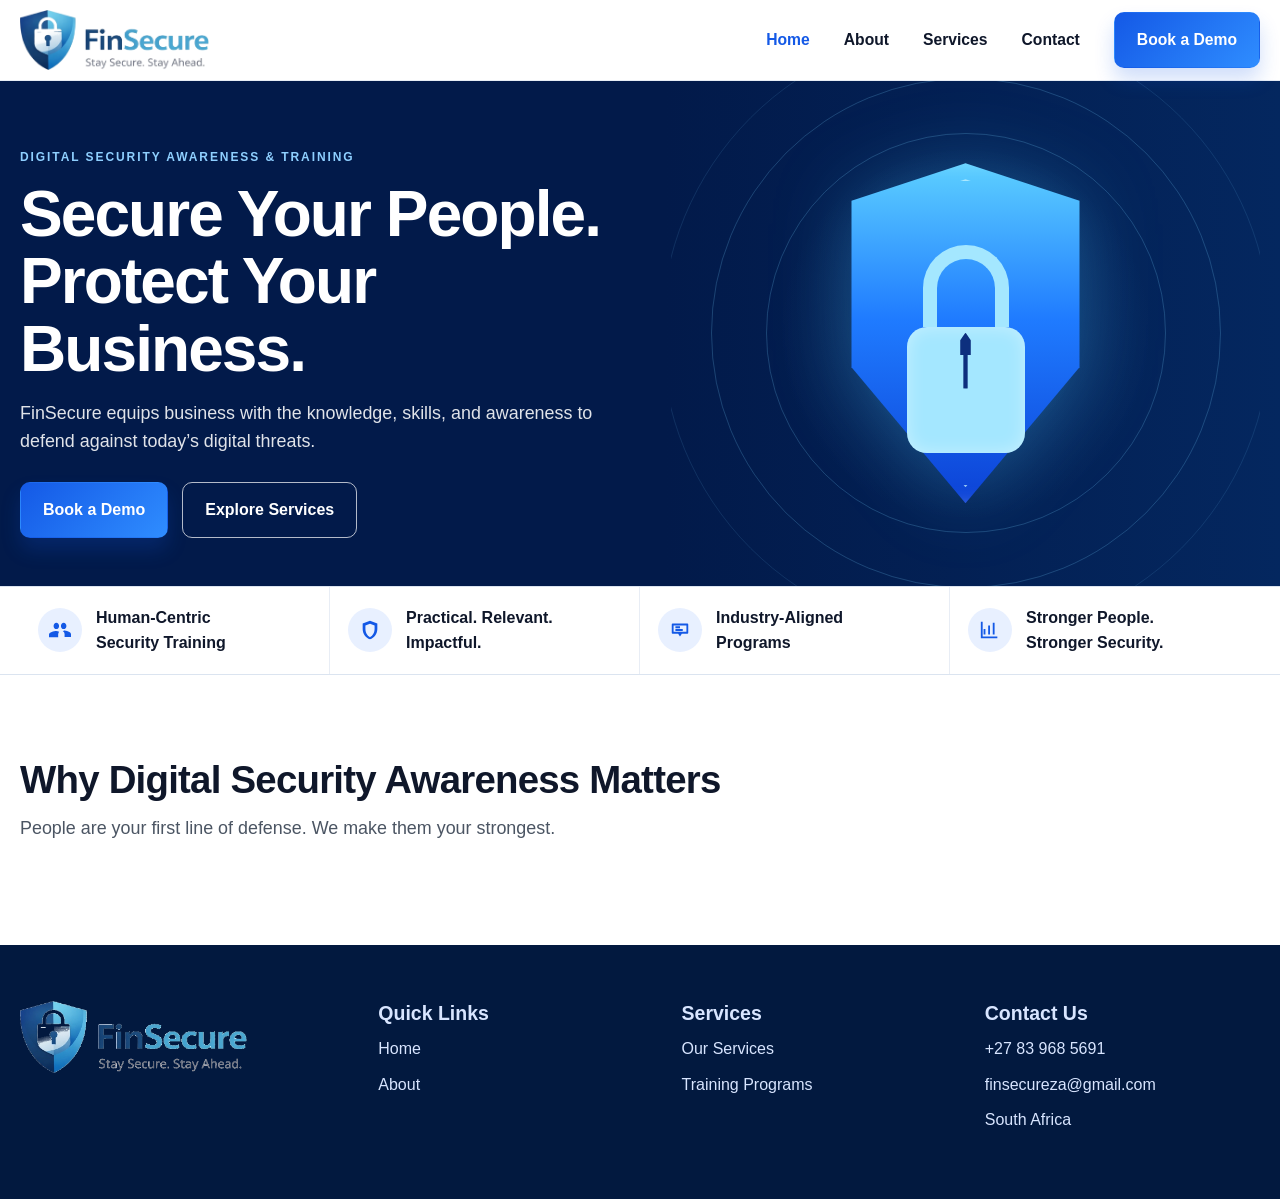
<file: index.html>
<!DOCTYPE html>
<html lang="en">
<head>
  <meta charset="UTF-8">
  <meta name="viewport" content="width=device-width, initial-scale=1.0">
  <title>FinSecure | Home</title>
  <link rel="stylesheet" href="styles.css">
</head>
<body>

<div class="topbar">
  <div class="container nav">
    <a class="brand-lockup" href="index.html">
      <img src="assets/finsecure-logo-transparent.png" alt="FinSecure logo">
    </a>
    <nav class="nav-links">
      <a href="index.html" class="active">Home</a>
      <a href="about.html" class="">About</a>
      <a href="services.html" class="">Services</a>
      <a href="contact.html" class="">Contact</a>
      <a href="contact.html" class="btn btn-primary">Book a Demo</a>
    </nav>
  </div>
</div>

<section class="hero">
  <div class="container hero-grid">
    <div class="hero-copy">
      <span class="eyebrow" style="color:#8ecfff">Digital Security Awareness &amp; Training</span>
      <h1>Secure Your People.<br>Protect Your Business.</h1>
      <p class="lead">FinSecure equips business with the knowledge, skills, and awareness to defend against today’s digital threats.</p>
      <div class="hero-actions">
        <a href="contact.html" class="btn btn-primary">Book a Demo</a>
        <a href="services.html" class="btn btn-outline">Explore Services</a>
      </div>
    </div>
    <div class="hero-visual" aria-hidden="true">
      <div class="ring"></div><div class="ring2"></div><div class="ring3"></div>
      <div class="shield-wrap">
        <div class="shield"></div>
        <div class="lock-arch"></div>
        <div class="lock-body"></div>
        <div class="keyhole"></div>
      </div>
    </div>
  </div>
</section>

<section class="feature-strip">
  <div class="container feature-grid">
    <div class="feature-item"><span class="icon-badge"><svg viewBox='0 0 24 24' aria-hidden='true'><path fill='currentColor' d='M16 11c1.66 0 3-1.57 3-3.5S17.66 4 16 4s-3 1.57-3 3.5 1.34 3.5 3 3.5Zm-8 0c1.66 0 3-1.57 3-3.5S9.66 4 8 4 5 5.57 5 7.5 6.34 11 8 11Zm0 2c-2.67 0-8 1.34-8 4v3h10v-3c0-1.1.41-2.12 1.09-3C10.03 13.39 8.76 13 8 13Zm8 0c-.29 0-.62.02-.97.05 1.16.84 1.97 1.95 1.97 3.45v3H24v-3c0-2.66-5.33-4-8-4Z'/></svg></span><div>Human-Centric<br>Security Training</div></div>
    <div class="feature-item"><span class="icon-badge"><svg viewBox='0 0 24 24' aria-hidden='true'><path fill='currentColor' d='M12 2 4 5v6c0 5.25 3.4 10.17 8 11 4.6-.83 8-5.75 8-11V5l-8-3Zm0 3.18 5 1.88V11c0 3.98-2.33 7.79-5 8.82-2.67-1.03-5-4.84-5-8.82V7.06l5-1.88Z'/></svg></span><div>Practical. Relevant.<br>Impactful.</div></div>
    <div class="feature-item"><span class="icon-badge"><svg viewBox='0 0 24 24' aria-hidden='true'><path fill='currentColor' d='M4 5h16a1 1 0 0 1 1 1v9a1 1 0 0 1-1 1h-6l-2 3-2-3H4a1 1 0 0 1-1-1V6a1 1 0 0 1 1-1Zm1 2v7h14V7H5Zm2 1h5v2H7V8Zm0 3h8v2H7v-2Z'/></svg></span><div>Industry-Aligned<br>Programs</div></div>
    <div class="feature-item"><span class="icon-badge"><svg viewBox='0 0 24 24' aria-hidden='true'><path fill='currentColor' d='M4 19h16v2H2V3h2v16Zm3-2H5v-6h2v6Zm5 0H10V7h2v10Zm5 0h-2V4h2v13Z'/></svg></span><div>Stronger People.<br>Stronger Security.</div></div>
  </div>
</section>

<section class="section">
  <div class="container">
    <h2>Why Digital Security Awareness Matters</h2>
    <p class="lead">People are your first line of defense. We make them your strongest.</p>
  </div>
</section>

<footer class="footer section-tight">
  <div class="container footer-grid">
    <div>
      <a class="brand-lockup" href="index.html">
        <img src="assets/finsecure-logo-transparent.png" alt="FinSecure logo">
      </a>
    </div>
    <div>
      <h3>Quick Links</h3>
      <ul class="footer-links">
        <li><a href="index.html">Home</a></li>
        <li><a href="about.html">About</a></li>
      </ul>
    </div>
    <div>
      <h3>Services</h3>
      <ul class="footer-links">
        <li><a href="services.html">Our Services</a></li>
        <li><a href="services.html#solutions">Training Programs</a></li>
      </ul>
    </div>
    <div>
      <h3>Contact Us</h3>
      <ul class="footer-links">
        <li>+27 83 968 5691</li>
        <li>finsecureza@gmail.com</li>
        <li>South Africa</li>
      </ul>
    </div>
  </div>
</footer>

</body>
</html>
</file>
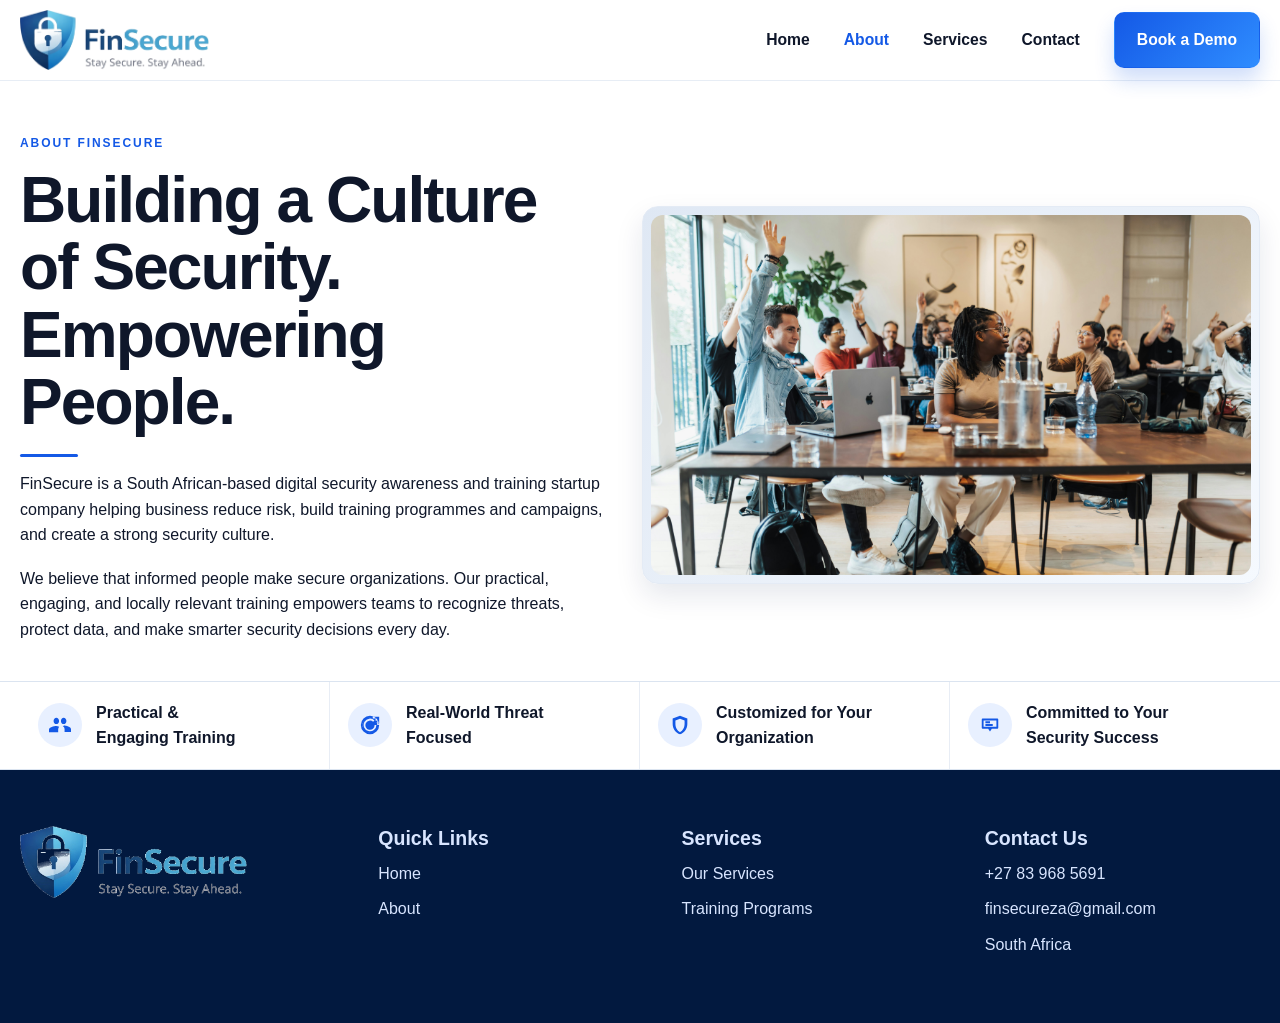
<file: about.html>
<!DOCTYPE html>
<html lang="en">
<head>
  <meta charset="UTF-8">
  <meta name="viewport" content="width=device-width, initial-scale=1.0">
  <title>FinSecure | About</title>
  <link rel="stylesheet" href="styles.css">
</head>
<body>

<div class="topbar">
  <div class="container nav">
    <a class="brand-lockup" href="index.html">
      <img src="assets/finsecure-logo-transparent.png" alt="FinSecure logo">
    </a>
    <nav class="nav-links">
      <a href="index.html" class="">Home</a>
      <a href="about.html" class="active">About</a>
      <a href="services.html" class="">Services</a>
      <a href="contact.html" class="">Contact</a>
      <a href="contact.html" class="btn btn-primary">Book a Demo</a>
    </nav>
  </div>
</div>

<section class="page-hero">
  <div class="container about-grid">
    <div>
      <span class="eyebrow">About FinSecure</span>
      <h1>Building a Culture of Security. Empowering People.</h1>
      <div class="divider-line"></div>
      <p>FinSecure is a South African-based digital security awareness and training startup company helping business reduce risk, build training programmes and campaigns, and create a strong security culture.</p>
      <p>We believe that informed people make secure organizations. Our practical, engaging, and locally relevant training empowers teams to recognize threats, protect data, and make smarter security decisions every day.</p>
    </div>
    <div class="about-photo-card">
      <img src="assets/about-team2.jpg" alt="Diverse professionals collaborating in a digital security awareness training session">
    </div>
  </div>
</section>

<section class="feature-strip">
  <div class="container feature-grid">
    <div class="feature-item"><span class="icon-badge"><svg viewBox='0 0 24 24' aria-hidden='true'><path fill='currentColor' d='M16 11c1.66 0 3-1.57 3-3.5S17.66 4 16 4s-3 1.57-3 3.5 1.34 3.5 3 3.5Zm-8 0c1.66 0 3-1.57 3-3.5S9.66 4 8 4 5 5.57 5 7.5 6.34 11 8 11Zm0 2c-2.67 0-8 1.34-8 4v3h10v-3c0-1.1.41-2.12 1.09-3C10.03 13.39 8.76 13 8 13Zm8 0c-.29 0-.62.02-.97.05 1.16.84 1.97 1.95 1.97 3.45v3H24v-3c0-2.66-5.33-4-8-4Z'/></svg></span><div>Practical &amp;<br>Engaging Training</div></div>
    <div class="feature-item"><span class="icon-badge"><svg viewBox='0 0 24 24' aria-hidden='true'><path fill='currentColor' d='M12 2a10 10 0 1 0 10 10h-2a8 8 0 1 1-2.34-5.66l-2.24 2.24A5 5 0 1 0 17 12h2a6.96 6.96 0 1 1-2.04-4.96L19 5h-4V3h7v7h-2V6.41l-1.62 1.62A9.96 9.96 0 0 1 22 12h-2a8 8 0 1 0-8 8v2A10 10 0 0 0 12 2Z'/></svg></span><div>Real-World Threat<br>Focused</div></div>
    <div class="feature-item"><span class="icon-badge"><svg viewBox='0 0 24 24' aria-hidden='true'><path fill='currentColor' d='M12 2 4 5v6c0 5.25 3.4 10.17 8 11 4.6-.83 8-5.75 8-11V5l-8-3Zm0 3.18 5 1.88V11c0 3.98-2.33 7.79-5 8.82-2.67-1.03-5-4.84-5-8.82V7.06l5-1.88Z'/></svg></span><div>Customized for Your<br>Organization</div></div>
    <div class="feature-item"><span class="icon-badge"><svg viewBox='0 0 24 24' aria-hidden='true'><path fill='currentColor' d='M4 5h16a1 1 0 0 1 1 1v9a1 1 0 0 1-1 1h-6l-2 3-2-3H4a1 1 0 0 1-1-1V6a1 1 0 0 1 1-1Zm1 2v7h14V7H5Zm2 1h5v2H7V8Zm0 3h8v2H7v-2Z'/></svg></span><div>Committed to Your<br>Security Success</div></div>
  </div>
</section>

<footer class="footer section-tight">
  <div class="container footer-grid">
    <div>
      <a class="brand-lockup" href="index.html">
        <img src="assets/finsecure-logo-transparent.png" alt="FinSecure logo">
      </a>
    </div>
    <div>
      <h3>Quick Links</h3>
      <ul class="footer-links">
        <li><a href="index.html">Home</a></li>
        <li><a href="about.html">About</a></li>
      </ul>
    </div>
    <div>
      <h3>Services</h3>
      <ul class="footer-links">
        <li><a href="services.html">Our Services</a></li>
        <li><a href="services.html#solutions">Training Programs</a></li>
      </ul>
    </div>
    <div>
      <h3>Contact Us</h3>
      <ul class="footer-links">
        <li>+27 83 968 5691</li>
        <li>finsecureza@gmail.com</li>
        <li>South Africa</li>
      </ul>
    </div>
  </div>
</footer>

</body>
</html>
</file>
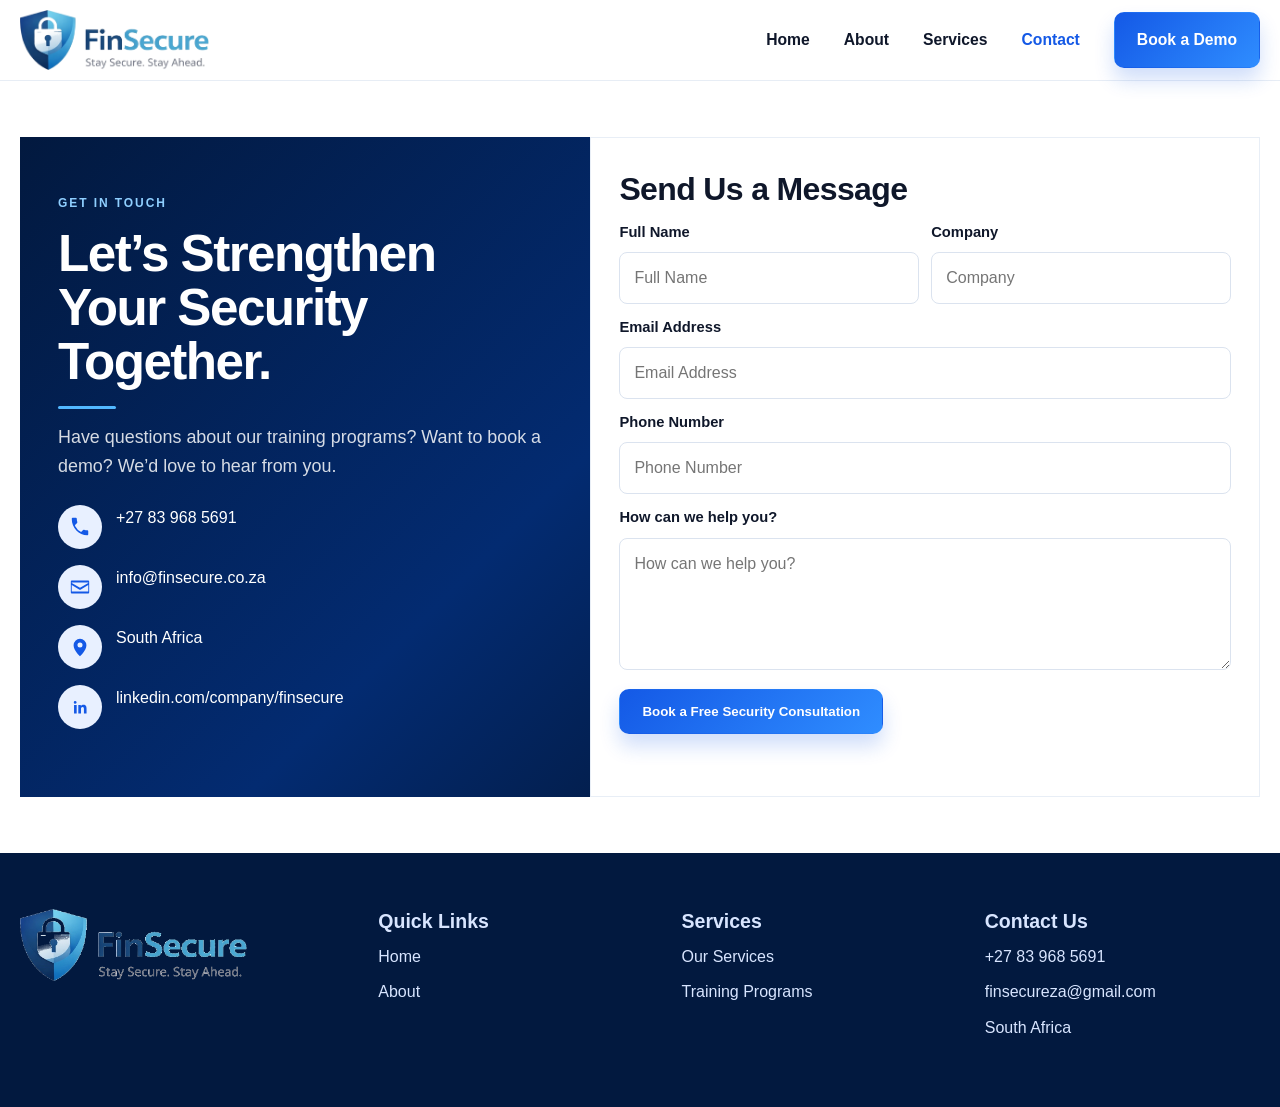
<file: contact.html>
<!DOCTYPE html>
<html lang="en">
<head>
  <meta charset="UTF-8">
  <meta name="viewport" content="width=device-width, initial-scale=1.0">
  <title>FinSecure | Contact</title>
  <link rel="stylesheet" href="styles.css">
</head>
<body>

<div class="topbar">
  <div class="container nav">
    <a class="brand-lockup" href="index.html">
      <img src="assets/finsecure-logo-transparent.png" alt="FinSecure logo">
    </a>
    <nav class="nav-links">
      <a href="index.html" class="">Home</a>
      <a href="about.html" class="">About</a>
      <a href="services.html" class="">Services</a>
      <a href="contact.html" class="active">Contact</a>
      <a href="contact.html" class="btn btn-primary">Book a Demo</a>
    </nav>
  </div>
</div>

<section class="section-tight">
  <div class="container contact-wrap">
    <div class="contact-panel">
      <span class="eyebrow" style="color:#8fcfff">Get In Touch</span>
      <h1 style="font-size:clamp(2rem,4vw,3.5rem)">Let’s Strengthen Your Security Together.</h1>
      <div class="divider-line" style="background:#52b8ff"></div>
      <p class="lead">Have questions about our training programs? Want to book a demo? We’d love to hear from you.</p>
      <ul class="contact-list">
        <li><span class="icon-badge"><svg viewBox='0 0 24 24' aria-hidden='true'><path fill='currentColor' d='M6.62 10.79a15.05 15.05 0 0 0 6.59 6.59l2.2-2.2a1 1 0 0 1 1-.24c1.12.37 2.33.56 3.59.56a1 1 0 0 1 1 1V20a1 1 0 0 1-1 1C10.85 21 3 13.15 3 3a1 1 0 0 1 1-1h3.5a1 1 0 0 1 1 1c0 1.26.19 2.47.56 3.59a1 1 0 0 1-.25 1l-2.19 2.2Z'/></svg></span><div>+27 83 968 5691</div></li>
        <li><span class="icon-badge"><svg viewBox='0 0 24 24' aria-hidden='true'><path fill='currentColor' d='M3 5h18a1 1 0 0 1 1 1v12a1 1 0 0 1-1 1H3a1 1 0 0 1-1-1V6a1 1 0 0 1 1-1Zm0 2v.51l9 5.4 9-5.4V7H3Zm18 10V9.81l-8.48 5.09a1 1 0 0 1-1.04 0L3 9.81V17h18Z'/></svg></span><div>info@finsecure.co.za</div></li>
        <li><span class="icon-badge"><svg viewBox='0 0 24 24' aria-hidden='true'><path fill='currentColor' d='M12 22s7-6.12 7-12a7 7 0 1 0-14 0c0 5.88 7 12 7 12Zm0-9.5A2.5 2.5 0 1 1 12 7a2.5 2.5 0 0 1 0 5.5Z'/></svg></span><div>South Africa</div></li>
        <li><span class="icon-badge"><svg viewBox='0 0 24 24' aria-hidden='true'><path fill='currentColor' d='M6.94 8.5A1.56 1.56 0 1 1 6.93 5.4a1.56 1.56 0 0 1 .01 3.1ZM5.5 9.75h2.87V19H5.5V9.75Zm4.67 0h2.75v1.26h.04c.38-.72 1.32-1.49 2.73-1.49 2.92 0 3.46 1.92 3.46 4.42V19h-2.86v-4.45c0-1.06-.02-2.42-1.48-2.42-1.48 0-1.7 1.15-1.7 2.34V19h-2.94V9.75Z'/></svg></span><div>linkedin.com/company/finsecure</div></li>
      </ul>
    </div>
    <div class="contact-form">
      <h2 style="font-size:2rem">Send Us a Message</h2>
   <form name="contact" method="POST" data-netlify="true" action="thank-you.html">
  <input type="hidden" name="form-name" value="contact">

  <p style="display:none">
    <label>Don’t fill this out if you're human: <input name="bot-field"></label>
  </p>

  <div class="form-row">
    <div class="field">
      <label>Full Name</label>
      <input type="text" name="name" placeholder="Full Name" required>
    </div>
    <div class="field">
      <label>Company</label>
      <input type="text" name="company"  placeholder="Company">
    </div>
  </div>

  <div class="field">
    <label>Email Address</label>
    <input type="email" name="email" placeholder="Email Address" required>
  </div>

  <div class="field">
    <label>Phone Number</label>
    <input type="text" name="phone" placeholder="Phone Number">
  </div>

  <div class="field">
    <label>How can we help you?</label>
    <textarea name="message" placeholder="How can we help you?" required></textarea>
  </div>

  <button type="submit" class="btn btn-primary">
    Book a Free Security Consultation
  </button>
</form>
    </div>
  </div>
</section>

<footer class="footer section-tight">
  <div class="container footer-grid">
    <div>
      <a class="brand-lockup" href="index.html">
        <img src="assets/finsecure-logo-transparent.png" alt="FinSecure logo">
      </a>
    </div>
    <div>
      <h3>Quick Links</h3>
      <ul class="footer-links">
        <li><a href="index.html">Home</a></li>
        <li><a href="about.html">About</a></li>
      </ul>
    </div>
    <div>
      <h3>Services</h3>
      <ul class="footer-links">
        <li><a href="services.html">Our Services</a></li>
        <li><a href="services.html#solutions">Training Programs</a></li>
      </ul>
    </div>
    <div>
      <h3>Contact Us</h3>
      <ul class="footer-links">
        <li>+27 83 968 5691</li>
        <li>finsecureza@gmail.com</li>
        <li>South Africa</li>
      </ul>
    </div>
  </div>
</footer>

</body>
</html>
</file>
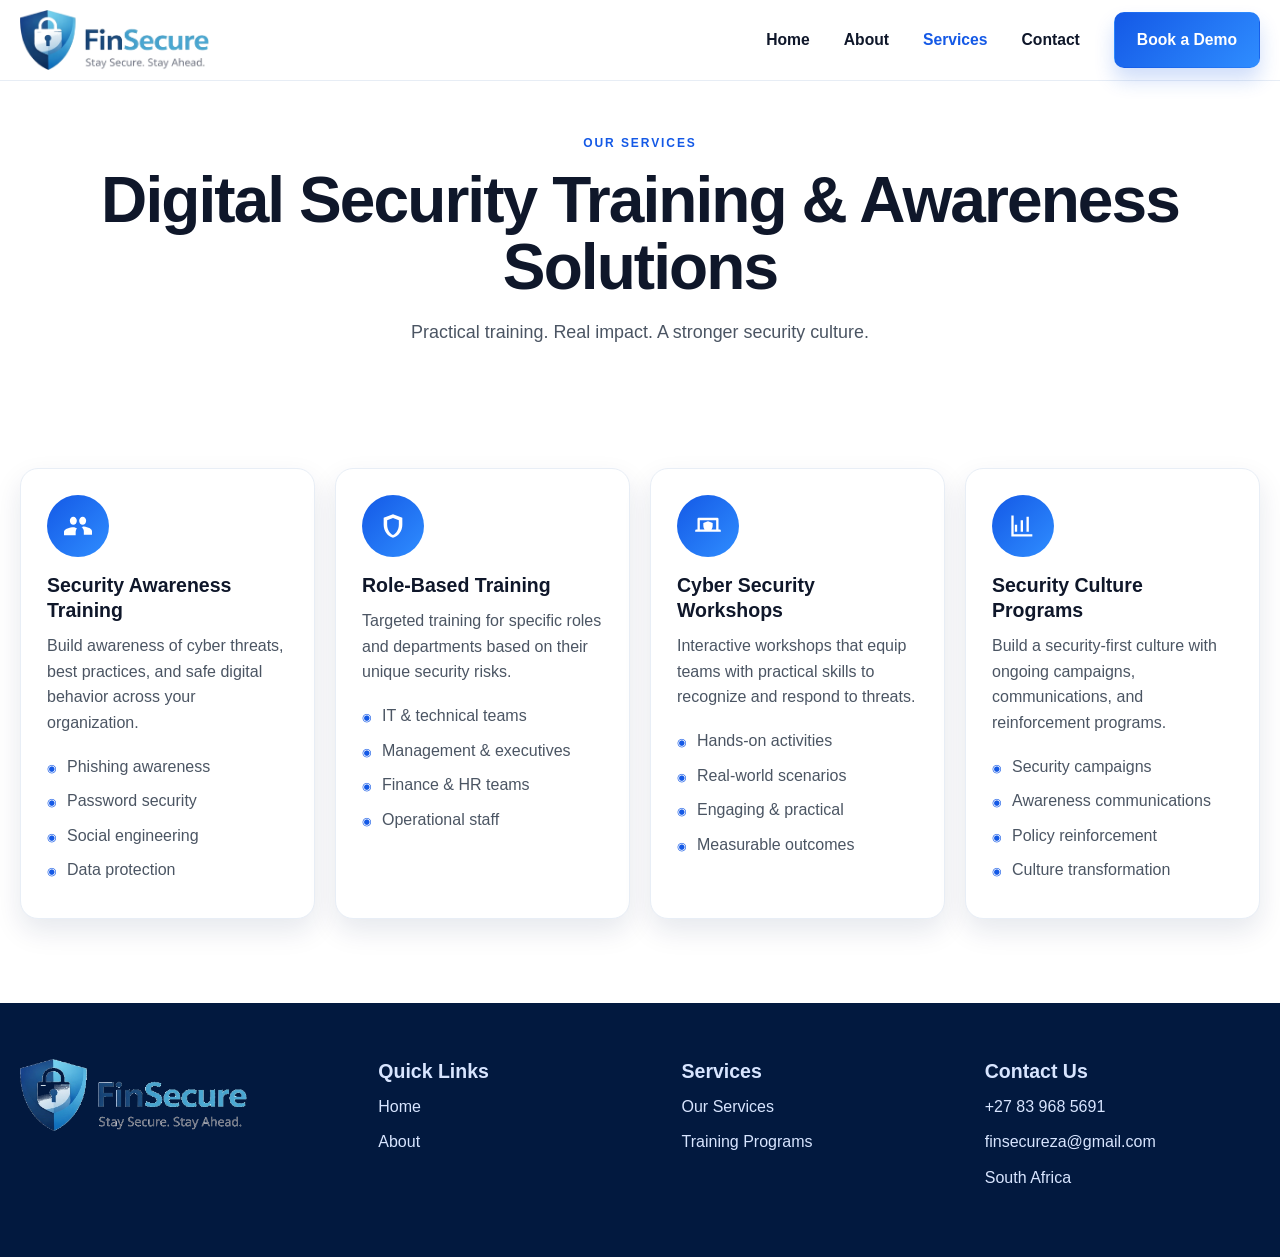
<file: services.html>
<!DOCTYPE html>
<html lang="en">
<head>
  <meta charset="UTF-8">
  <meta name="viewport" content="width=device-width, initial-scale=1.0">
  <title>FinSecure | Services</title>
  <link rel="stylesheet" href="styles.css">
</head>
<body>

<div class="topbar">
  <div class="container nav">
    <a class="brand-lockup" href="index.html">
      <img src="assets/finsecure-logo-transparent.png" alt="FinSecure logo">
    </a>
    <nav class="nav-links">
      <a href="index.html" class="">Home</a>
      <a href="about.html" class="">About</a>
      <a href="services.html" class="active">Services</a>
      <a href="contact.html" class="">Contact</a>
      <a href="contact.html" class="btn btn-primary">Book a Demo</a>
    </nav>
  </div>
</div>

<section class="page-hero center">
  <div class="container">
    <span class="eyebrow">Our Services</span>
    <h1>Digital Security Training &amp; Awareness Solutions</h1>
    <p class="lead">Practical training. Real impact. A stronger security culture.</p>
  </div>
</section>

<section class="section" id="solutions">
  <div class="container cards-4">
    <div class="card service-card">
      <div class="icon-circle"><svg viewBox='0 0 24 24' aria-hidden='true'><path fill='currentColor' d='M16 11c1.66 0 3-1.57 3-3.5S17.66 4 16 4s-3 1.57-3 3.5 1.34 3.5 3 3.5Zm-8 0c1.66 0 3-1.57 3-3.5S9.66 4 8 4 5 5.57 5 7.5 6.34 11 8 11Zm0 2c-2.67 0-8 1.34-8 4v3h10v-3c0-1.1.41-2.12 1.09-3C10.03 13.39 8.76 13 8 13Zm8 0c-.29 0-.62.02-.97.05 1.16.84 1.97 1.95 1.97 3.45v3H24v-3c0-2.66-5.33-4-8-4Z'/></svg></div>
      <h3>Security Awareness Training</h3>
      <p class="muted">Build awareness of cyber threats, best practices, and safe digital behavior across your organization.</p>
      <ul class="icon-list">
        <li>Phishing awareness</li>
        <li>Password security</li>
        <li>Social engineering</li>
        <li>Data protection</li>
      </ul>
    </div>
    <div class="card service-card">
      <div class="icon-circle"><svg viewBox='0 0 24 24' aria-hidden='true'><path fill='currentColor' d='M12 2 4 5v6c0 5.25 3.4 10.17 8 11 4.6-.83 8-5.75 8-11V5l-8-3Zm0 3.18 5 1.88V11c0 3.98-2.33 7.79-5 8.82-2.67-1.03-5-4.84-5-8.82V7.06l5-1.88Z'/></svg></div>
      <h3>Role-Based Training</h3>
      <p class="muted">Targeted training for specific roles and departments based on their unique security risks.</p>
      <ul class="icon-list">
        <li>IT &amp; technical teams</li>
        <li>Management &amp; executives</li>
        <li>Finance &amp; HR teams</li>
        <li>Operational staff</li>
      </ul>
    </div>
    <div class="card service-card">
      <div class="icon-circle"><svg viewBox='0 0 24 24' aria-hidden='true'><path fill='currentColor' d='M4 5h16a1 1 0 0 1 1 1v9h1a1 1 0 0 1 1 1v1H1v-1a1 1 0 0 1 1-1h1V6a1 1 0 0 1 1-1Zm1 2v8h14V7H5Zm7 1 4 1.5V12c0 2.17-1.4 4.2-4 4.75-2.6-.55-4-2.58-4-4.75V9.5L12 8Z'/></svg></div>
      <h3>Cyber Security Workshops</h3>
      <p class="muted">Interactive workshops that equip teams with practical skills to recognize and respond to threats.</p>
      <ul class="icon-list">
        <li>Hands-on activities</li>
        <li>Real-world scenarios</li>
        <li>Engaging &amp; practical</li>
        <li>Measurable outcomes</li>
      </ul>
    </div>
    <div class="card service-card">
      <div class="icon-circle"><svg viewBox='0 0 24 24' aria-hidden='true'><path fill='currentColor' d='M4 19h16v2H2V3h2v16Zm3-2H5v-6h2v6Zm5 0H10V7h2v10Zm5 0h-2V4h2v13Z'/></svg></div>
      <h3>Security Culture Programs</h3>
      <p class="muted">Build a security-first culture with ongoing campaigns, communications, and reinforcement programs.</p>
      <ul class="icon-list">
        <li>Security campaigns</li>
        <li>Awareness communications</li>
        <li>Policy reinforcement</li>
        <li>Culture transformation</li>
      </ul>
    </div>
  </div>
</section>

<footer class="footer section-tight">
  <div class="container footer-grid">
    <div>
      <a class="brand-lockup" href="index.html">
        <img src="assets/finsecure-logo-transparent.png" alt="FinSecure logo">
      </a>
    </div>
    <div>
      <h3>Quick Links</h3>
      <ul class="footer-links">
        <li><a href="index.html">Home</a></li>
        <li><a href="about.html">About</a></li>
      </ul>
    </div>
    <div>
      <h3>Services</h3>
      <ul class="footer-links">
        <li><a href="services.html">Our Services</a></li>
        <li><a href="services.html#solutions">Training Programs</a></li>
      </ul>
    </div>
    <div>
      <h3>Contact Us</h3>
      <ul class="footer-links">
        <li>+27 83 968 5691</li>
        <li>finsecureza@gmail.com</li>
        <li>South Africa</li>
      </ul>
    </div>
  </div>
</footer>

</body>
</html>
</file>
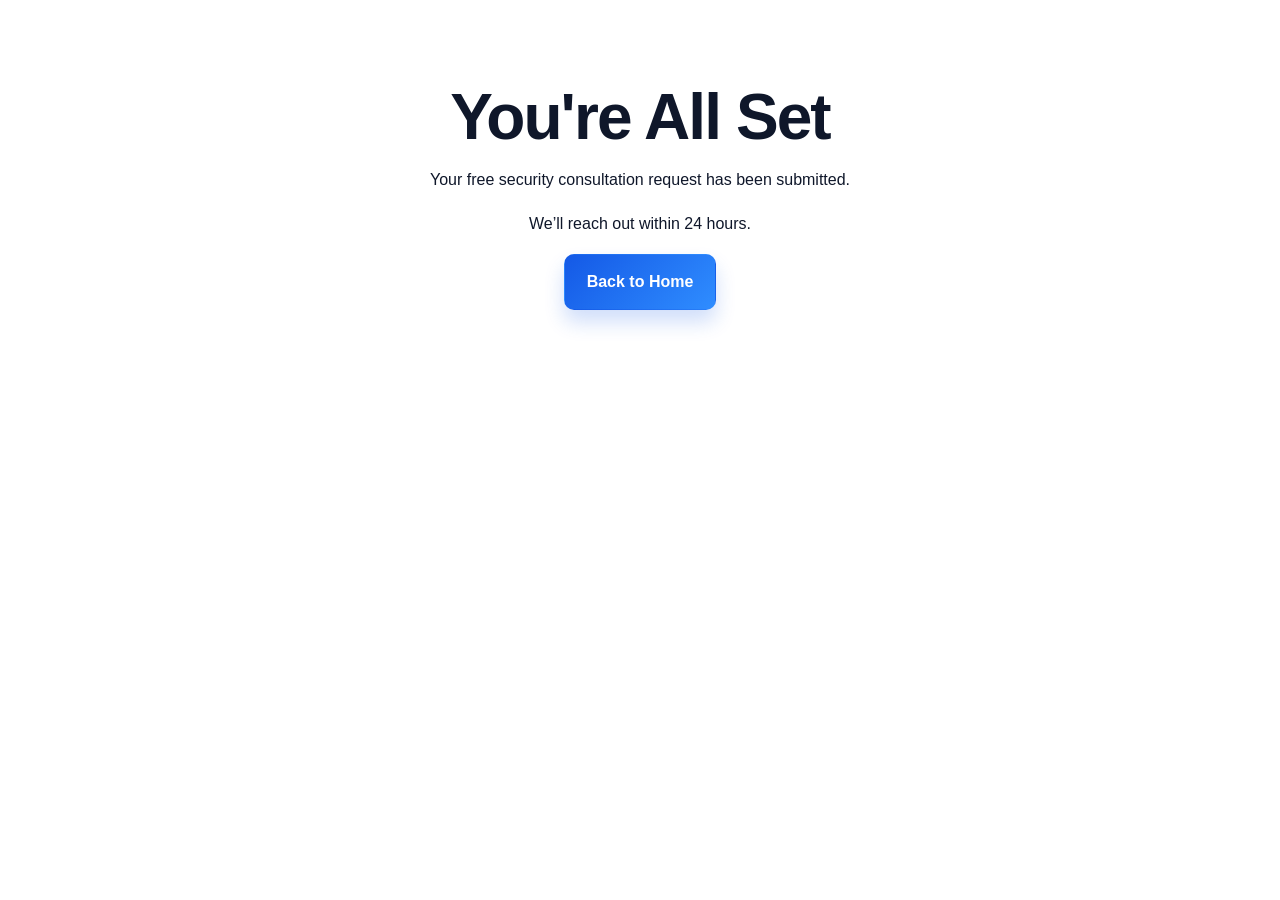
<file: thank-you.html>
<!DOCTYPE html>
<html lang="en">
<head>
  <meta charset="UTF-8">
  <meta name="viewport" content="width=device-width, initial-scale=1.0">
  <title>Thank You | FinSecure</title>
  <link rel="stylesheet" href="styles.css">
</head>
<body>

<div class="container section center">
<h1>You're All Set</h1>
<p>Your free security consultation request has been submitted.</p>
<p>We’ll reach out within 24 hours.</p>
  <a href="index.html" class="btn btn-primary">
    Back to Home
  </a>
</div>

</body>
</html>
</file>
<file: styles.css>
:root{
  --navy:#021a4a;
  --navy-2:#062b74;
  --blue:#1459e6;
  --blue-2:#2f8dff;
  --text:#0f172a;
  --muted:#4b5563;
  --line:#dbe4f0;
  --bg:#f5f8fc;
  --white:#ffffff;
  --shadow:0 12px 28px rgba(2,26,74,.10);
  --shadow-lg:0 20px 44px rgba(2,26,74,.16);
  --radius:20px;
  --max:1280px;
}
*{box-sizing:border-box}
html{scroll-behavior:smooth}
body{
  margin:0;
  font-family:Inter, Arial, Helvetica, sans-serif;
  color:var(--text);
  background:#fff;
  line-height:1.6;
}
a{text-decoration:none;color:inherit}
img{max-width:100%;display:block}
.container{width:min(var(--max), calc(100% - 40px)); margin:0 auto}
.section{padding:84px 0}
.section-tight{padding:56px 0}
.center{text-align:center}
.muted{color:var(--muted)}
.bg-soft{background:var(--bg)}
.eyebrow{
  display:inline-block;
  font-size:12px;
  letter-spacing:.16em;
  text-transform:uppercase;
  color:var(--blue);
  font-weight:800;
  margin-bottom:14px;
}
h1,h2,h3,p{margin-top:0}
h1{
  font-size:clamp(2.7rem,5vw,4.7rem);
  line-height:1.05;
  letter-spacing:-.03em;
  margin-bottom:16px;
}
h2{
  font-size:clamp(2rem,3vw,3rem);
  line-height:1.08;
  letter-spacing:-.02em;
  margin-bottom:14px;
}
h3{
  font-size:1.22rem;
  line-height:1.28;
  margin-bottom:10px;
}
p{margin-bottom:18px}
.lead{font-size:1.12rem;color:var(--muted)}
.btn{
  display:inline-flex;
  align-items:center;
  justify-content:center;
  gap:10px;
  padding:14px 22px;
  border-radius:10px;
  border:1px solid transparent;
  font-weight:800;
  transition:.2s ease;
}
.btn:hover{transform:translateY(-1px)}
.btn-primary{
  background:linear-gradient(135deg,var(--blue),var(--blue-2));
  color:#fff;
  box-shadow:0 12px 20px rgba(20,89,230,.20);
}
.btn-outline{
  background:transparent;
  color:#fff;
  border-color:rgba(255,255,255,.7);
}
.btn-light{
  background:#fff;
  color:var(--navy);
}
.topbar{
  position:sticky;
  top:0;
  z-index:50;
  background:rgba(255,255,255,.94);
  backdrop-filter:blur(10px);
  border-bottom:1px solid #e7edf5;
}
.nav{
  min-height:80px;
  display:flex;
  align-items:center;
  justify-content:space-between;
  gap:24px;
}
.brand-lockup img{height:60px;width:auto}
.nav-links{
  display:flex;
  align-items:center;
  gap:34px;
  font-size:.98rem;
  font-weight:700;
}
.nav-links a.active{color:var(--blue)}
.hero{
  background:linear-gradient(90deg,var(--navy) 0%, var(--navy) 52%, #04275f 100%);
  color:#fff;
}
.hero-grid{
  display:grid;
  grid-template-columns:1.05fr .95fr;
  align-items:stretch;
  min-height:470px;
}
.hero-copy{
  padding:62px 0 48px;
}
.hero-copy .lead{
  color:rgba(255,255,255,.88);
  max-width:600px;
}
.hero-actions{
  display:flex;
  gap:14px;
  flex-wrap:wrap;
  margin:26px 0 0;
}
.hero-visual{
  position:relative;
  overflow:hidden;
  display:grid;
  place-items:center;
  min-height:470px;
  background:
    radial-gradient(circle at center, rgba(80,185,255,.32), transparent 30%),
    radial-gradient(circle at center, rgba(80,185,255,.18), transparent 48%);
}
.ring,.ring2,.ring3{
  position:absolute;
  border-radius:50%;
  border:1px solid rgba(119,207,255,.22);
}
.ring{width:510px;height:510px}
.ring2{width:400px;height:400px}
.ring3{width:610px;height:610px;opacity:.55}
.shield-wrap{
  position:relative;
  width:300px;
  height:340px;
  filter:drop-shadow(0 0 38px rgba(71,196,255,.28));
}
.shield{
  position:absolute;
  inset:0;
  background:linear-gradient(180deg,#5dd0ff 0%, #1f7bff 46%, #0c42d6 100%);
  clip-path:polygon(50% 0%, 88% 11%, 88% 60%, 50% 100%, 12% 60%, 12% 11%);
  box-shadow:0 0 24px rgba(115,216,255,.42), inset 0 0 16px rgba(255,255,255,.24);
}
.shield:before{
  content:"";
  position:absolute;
  inset:16px;
  clip-path:polygon(50% 0%, 88% 11%, 88% 60%, 50% 100%, 12% 60%, 12% 11%);
  border:2px solid rgba(202,245,255,.72);
}
.lock-arch{
  position:absolute;
  left:50%;
  top:24%;
  transform:translateX(-50%);
  width:86px;
  height:82px;
  border:14px solid #a4e7ff;
  border-bottom:none;
  border-radius:56px 56px 0 0;
}
.lock-body{
  position:absolute;
  left:50%;
  top:48%;
  transform:translate(-50%,0);
  width:118px;
  height:126px;
  border-radius:20px;
  background:#a4e7ff;
  box-shadow:inset 0 0 18px rgba(255,255,255,.38);
}
.keyhole{
  position:absolute;
  left:50%;
  top:58%;
  transform:translate(-50%,-50%);
  width:24px;
  height:56px;
  background:#0d2f7e;
  clip-path:polygon(50% 0,72% 14%,72% 40%,59% 40%,59% 100%,41% 100%,41% 40%,28% 40%,28% 14%);
  border-radius:999px;
}
.feature-strip{
  border-top:1px solid var(--line);
  border-bottom:1px solid var(--line);
  background:#fff;
}
.feature-grid{
  display:grid;
  grid-template-columns:repeat(4,1fr);
}
.feature-item{
  display:flex;
  align-items:center;
  gap:14px;
  padding:18px;
  font-weight:700;
  border-right:1px solid #e8edf5;
}
.feature-item:last-child{border-right:none}
.icon-badge{
  width:44px;
  height:44px;
  border-radius:999px;
  background:#e8f0ff;
  color:var(--blue);
  display:grid;
  place-items:center;
  flex:0 0 auto;
}
.icon-badge svg{width:22px;height:22px;display:block}
.cards-4,.cards-3{
  display:grid;
  gap:20px;
}
.cards-4{grid-template-columns:repeat(4,1fr)}
.cards-3{grid-template-columns:repeat(3,1fr)}
.card{
  background:#fff;
  border:1px solid #e8eef6;
  border-radius:18px;
  padding:26px;
  box-shadow:var(--shadow);
}
.service-card .icon-circle{
  width:62px;
  height:62px;
  border-radius:50%;
  display:grid;
  place-items:center;
  background:linear-gradient(135deg,var(--blue),var(--blue-2));
  color:#fff;
  margin-bottom:16px;
}
.service-card .icon-circle svg{width:28px;height:28px;display:block}
.icon-list{
  list-style:none;
  margin:14px 0 0;
  padding:0;
}
.icon-list li{
  display:flex;
  gap:10px;
  align-items:flex-start;
  margin-bottom:9px;
  color:var(--muted);
}
.icon-list li:before{
  content:"◉";
  font-size:.7rem;
  color:var(--blue);
  margin-top:6px;
}
.page-hero{
  padding:48px 0 20px;
}
.about-grid{
  display:grid;
  grid-template-columns:1fr 1.05fr;
  gap:34px;
  align-items:center;
}
.divider-line{
  width:58px;
  height:3px;
  border-radius:999px;
  background:var(--blue);
  margin:18px 0 14px;
}
.about-photo-card{
  background:linear-gradient(135deg,#dfe8f4,#f5f9fe);
  border:1px solid #e4ebf5;
  border-radius:16px;
  padding:8px;
  box-shadow:var(--shadow);
}
.about-photo-card img{
  width:100%;
  height:360px;
  object-fit:cover;
  border-radius:12px;
}
.footer{
  background:#02193f;
  color:#d8e5ff;
}
.footer-grid{
  display:grid;
  grid-template-columns:1.2fr 1fr 1fr 1fr;
  gap:28px;
  align-items:start;
}
.footer .brand-lockup img{height:72px}
.footer-links{
  list-style:none;
  margin:0;
  padding:0;
}
.footer-links li{margin-bottom:10px}
.contact-wrap{
  display:grid;
  grid-template-columns:.92fr 1.08fr;
  align-items:stretch;
  gap:0;
}
.contact-panel{
  background:linear-gradient(135deg,#02193f,#032b71 72%, #031f4f);
  color:#fff;
  padding:52px 38px;
}
.contact-panel .lead{color:rgba(255,255,255,.84)}
.contact-list{
  list-style:none;
  margin:24px 0 0;
  padding:0;
}
.contact-list li{
  display:flex;
  gap:14px;
  align-items:flex-start;
  margin-bottom:16px;
}
.contact-form{
  background:#fff;
  border:1px solid #e8eef6;
  padding:34px 28px;
}
.form-row{
  display:grid;
  grid-template-columns:1fr 1fr;
  gap:12px;
}
.field{margin-bottom:12px}
label{
  display:block;
  margin:0 0 8px;
  font-size:.92rem;
  font-weight:700;
}
input, textarea{
  width:100%;
  font:inherit;
  padding:12px 14px;
  border:1px solid #dbe3ef;
  border-radius:8px;
}
textarea{
  min-height:132px;
  resize:vertical;
}
@media (max-width:1100px){
  .hero-grid,.feature-grid,.cards-4,.cards-3,.about-grid,.footer-grid,.contact-wrap{grid-template-columns:1fr}
  .feature-item{border-right:none;border-bottom:1px solid #e8edf5}
  .feature-item:last-child{border-bottom:none}
}
@media (max-width:760px){
  .container{width:min(var(--max), calc(100% - 24px))}
  .nav-links{display:none}
  .brand-lockup img{height:52px}
  .hero-copy{padding:46px 0 34px}
  .hero-actions{flex-direction:column;align-items:stretch}
  .contact-panel,.contact-form{padding:26px 20px}
  .form-row{grid-template-columns:1fr}
  .footer .brand-lockup img{height:60px}
  .about-photo-card img{height:300px}
}
</file>
